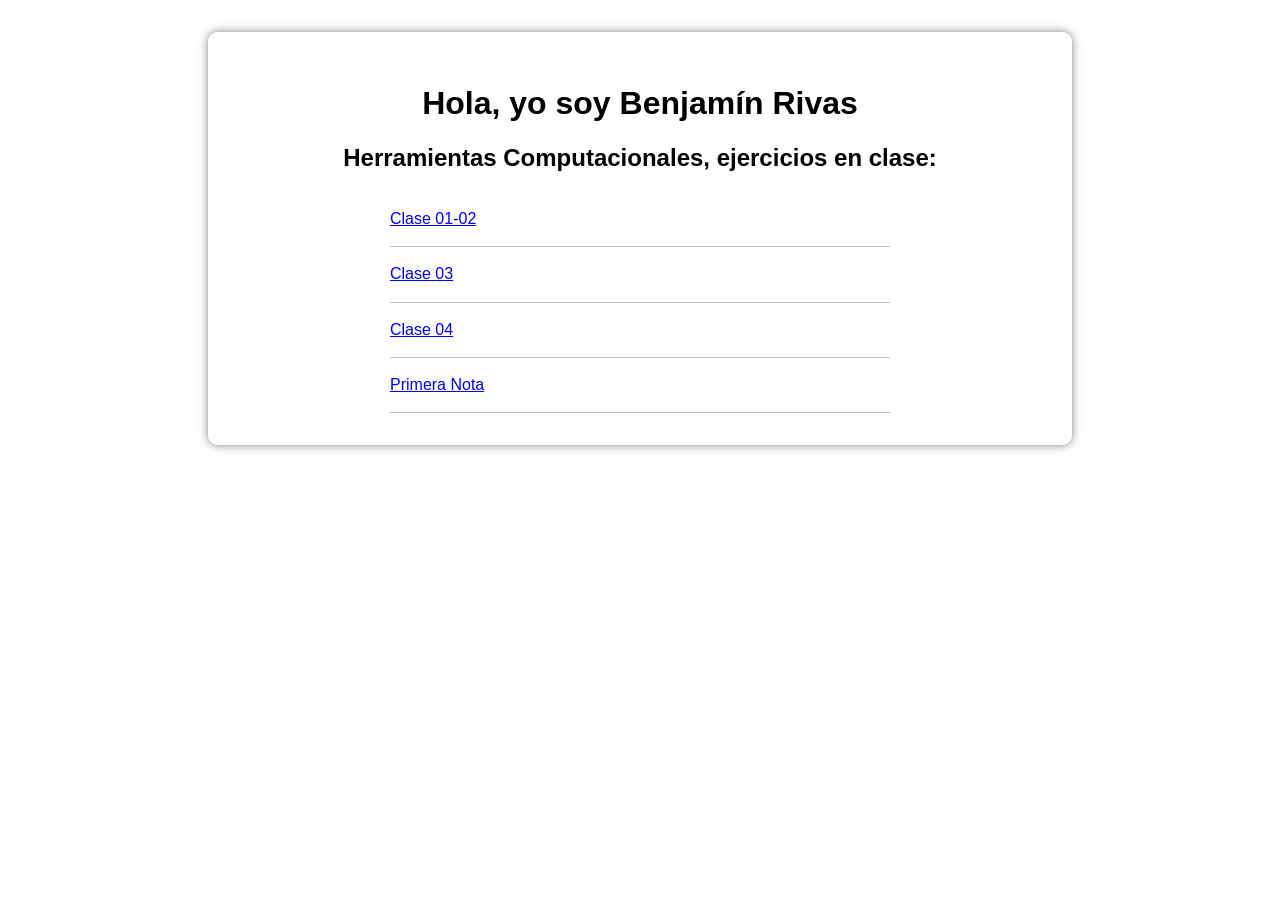
<file: index.html>
<!DOCTYPE html>
<html lang="es">
  <head>
    <title>Herramientas Computacionales</title>
    <link rel="stylesheet" type="text/css" href="style.css">
    <meta charset="utf-8" />
  </head>
  <body>
    <main>
      <div>
        <h1>Hola, yo soy Benjamín Rivas</h1>
        <h2>Herramientas Computacionales, ejercicios en clase:</h2>
        <ol>
          <li><a href="clase-01-02/">Clase 01-02</a></li>
          <li><a href="clase-03/">Clase 03</a></li>
          <li><a href="clase-04/">Clase 04</a></li>
          <li><a href="https://benjaminrivasm.github.io/primera-nota/">Primera Nota</a></li>
        </ol>
      </div>
    </main>
    <script src="sketch.js"></script>
  </body>
</html>
</file>
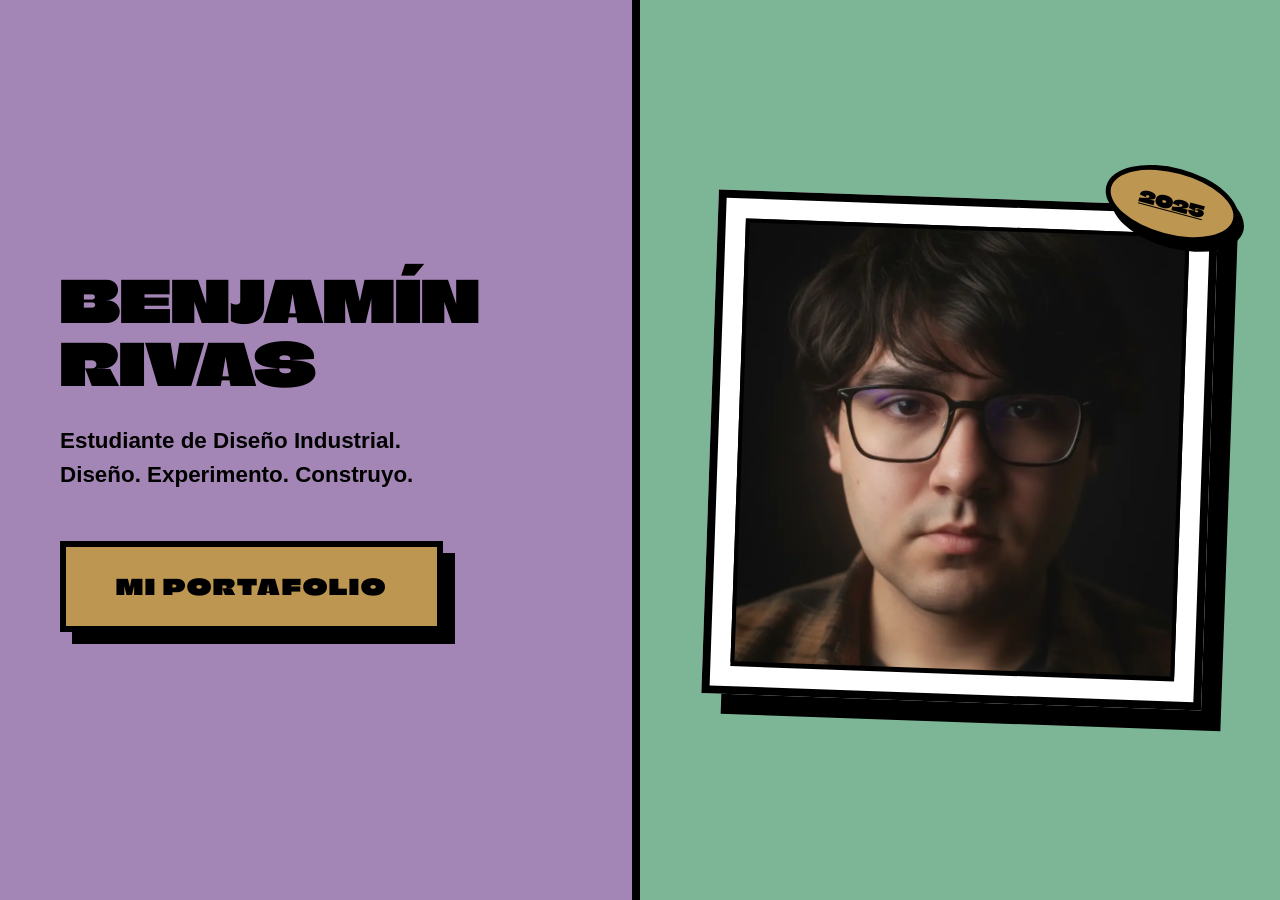
<file: segunda-nota/index.html>
<!DOCTYPE html>
<html lang="es">
<head>
    <meta charset="UTF-8">
    <meta name="viewport" content="width=device-width, initial-scale=1.0">
    <title>Mi Portafolio en PDF</title>
    <style>
        @import url('https://fonts.googleapis.com/css2?family=Climate+Crisis&display=swap');

        * {
            margin: 0;
            padding: 0;
            box-sizing: border-box;
        }

        /* 
            Primer punto:
            Cambie los colores, usando alguna armonía de color tomada de 
            https://color.adobe.com/es/create/color-wheel
            Indique en este comentario la armonía que decide utilizar 
        
            Triada: #A486B6 #7DB597 #BD9751
        */

        :root{
            --colorPrincipal:#A486B6;
            --colorOpuesto:#7DB597;
            --colorMediador:#BD9751;
        }

        /* 
            No sería necesario hacer más ajustes en el CSS 
        */

        body {
            font-family: Helvetica, Arial, sans-serif;
            background-color: #FFF;
            color: #000;
            overflow-x: hidden;
        }

        a{
            color:black;
        }

        a:hover{
            text-decoration: none;
        }

        .container {
            min-height: 100vh;
            display: grid;
            grid-template-columns: 1fr 1fr;
            gap: 0;
        }

        /* ===========LO QUE VA A LA IZQUIERDA, O ARRIBA============== */

        .left-section {
            background-color: var(--colorPrincipal);
            padding: 80px 60px;
            display: flex;
            flex-direction: column;
            justify-content: center;
            border-right: 8px solid #000;
            position: relative;
        }

        /* 
            Pero revise la extensión de su nombre, 
            podría requerir un ajuste de font-size, 
            y nada más.
        */


        h1 {
            font-family: "Climate Crisis", sans-serif;
            font-weight: 400;
            font-size: calc(2rem + 2vw);
            line-height: 1.1;
            margin-bottom: 30px;
            text-transform: uppercase;
            position: relative;
            z-index: 1;
        }

        p {
            font-weight: 800;
            font-size: calc(1rem + 0.5vw);
            line-height: 1.5;
            margin-bottom: 50px;
            position: relative;
            z-index: 1;
        }

        .download-btn {
            font-family: "Climate Crisis", sans-serif;
            letter-spacing: 2px;
            font-size: calc(0.75rem + 0.75vw);
            background-color: var(--colorMediador);
            color: #000;
            border: 6px solid #000;
            padding: 25px 50px;
            text-transform: uppercase;
            cursor: pointer;
            box-shadow: 12px 12px 0 #000;
            transition: all 0.1s ease;
            text-decoration: none;
            display: inline-block;
            width: fit-content;
            position: relative;
            z-index: 1;
        }

        .download-btn:hover {
            transform: translate(4px, 4px);
            box-shadow: 8px 8px 0 #000;
        }

        .download-btn:active {
            transform: translate(8px, 8px);
            box-shadow: 4px 4px 0 #000;
        }

        /* ===========LO QUE VA A LA DERECHA, O ABAJO============== */

        .right-section {
            background-color: var(--colorOpuesto);
            padding: 60px;
            display: flex;
            align-items: center;
            justify-content: center;
            position: relative;
        }

        .mugshot-container {
            width: 100%;
            max-width: 500px;
            position: relative;
        }

        .mugshot-frame {
            border: 8px solid #000;
            box-shadow: 20px 20px 0 #000;
            background-color: #FFF;
            padding: 20px;
            transform: rotate(2deg);
            transition: transform 0.3s ease;
        }

        .mugshot-frame:hover {
            transform: rotate(-1deg) scale(1.02);
        }

        .mugshot {
            width: 100%;
            height: auto;
            background:black;
        }

        .mugshot img{
            border: 4px solid #000;
            border-bottom: 1px solid #000;
            width: 100%;
            height: auto;
            object-fit: cover;
            aspect-ratio: 1 / 1;
        }

        .badge {
            font-family: "Climate Crisis", sans-serif;
            position: absolute;
            top: -30px;
            right: -30px;
            background-color: var(--colorMediador);
            color: #000;
            padding: 20px 30px;
            border: 5px solid #000;
            border-radius: 50%;
            font-size: 1rem;
            font-weight: 400;
            transform: rotate(15deg);
            box-shadow: 8px 8px 0 #000;
            z-index: 2;
        }

        /* ===========AJUSTES SEGÚN PANTALLAS============== */


        @media (max-width: 992px) {
            .container {
                grid-template-columns: 1fr;
            }

            .left-section {
                border-right: none;
                border-bottom: 8px solid #000;
            }
        }

        @media (max-width: 576px) {
            .left-section, .right-section {
                padding: 50px;
            }
        }
    </style>
</head>
<body>
    <div class="container">
        <div class="left-section">
            <!--segundo punto por los ajuste en la sección izquierda-->
            <h1> BENJAMÍN RIVAS</h1>
            <p>Estudiante de Diseño Industrial.<br/> Diseño. Experimento. Construyo.</p>
            <!--suba el PDF a GitHub y cambie la referencia de hipertexto-->
            <a href="BenjaminRivas_Portafolio.pdf" class="download-btn" download>MI PORTAFOLIO</a>
        </div>
        
        <div class="right-section">
            <!--tercer punto por los ajuste en la sección izquierda-->
            <div class="mugshot-container">
                <div class="badge">
                    <!--vincule a su cuenta en GitHub-->
                    <a href="https://github.com/benjaminrivasm" target="_blank">2025</a>
                </div>
                <div class="mugshot-frame">
                    <div class="mugshot">
                        <!--incluya la misma imagen que utiliza en su portafolio, a resolución, tamaño y peso adecuado para la web-->
                        <img src="images/portafolio.webp">
                    </div>
                </div>
            </div>
        </div>
    </div>
</body>
</html>
</file>
<file: style.css>
html, body {
  font-family: Helvetica, Arial, sans-serif;
  margin: 0;
  padding: 0;
}
canvas {
  display: block;
  text-align: center;
}
div{ 
  margin: 2rem auto;
  padding: 2rem;
  width: min(90vw, 800px);
  text-align: center;
  background: rgba(255,255,255,.75);
  box-shadow: 0 0 10px rgba(0,0,0,.5);
  border-radius: 10px;
  backdrop-filter: blur(5px);
}
svg{
  padding: 5px 20px;
}
ol{
  margin: 0;
  padding: 0 150px;
}
li{
  list-style: none;
  line-height: 3rem;
  border-bottom: 1px solid silver;
  display: flex;
  padding: 0.2rem 0;
}
li img{
  border-radius: 30% 40%;
  width: 3rem;
  height: 3rem;
  margin-right: 1rem;
}
</file>
